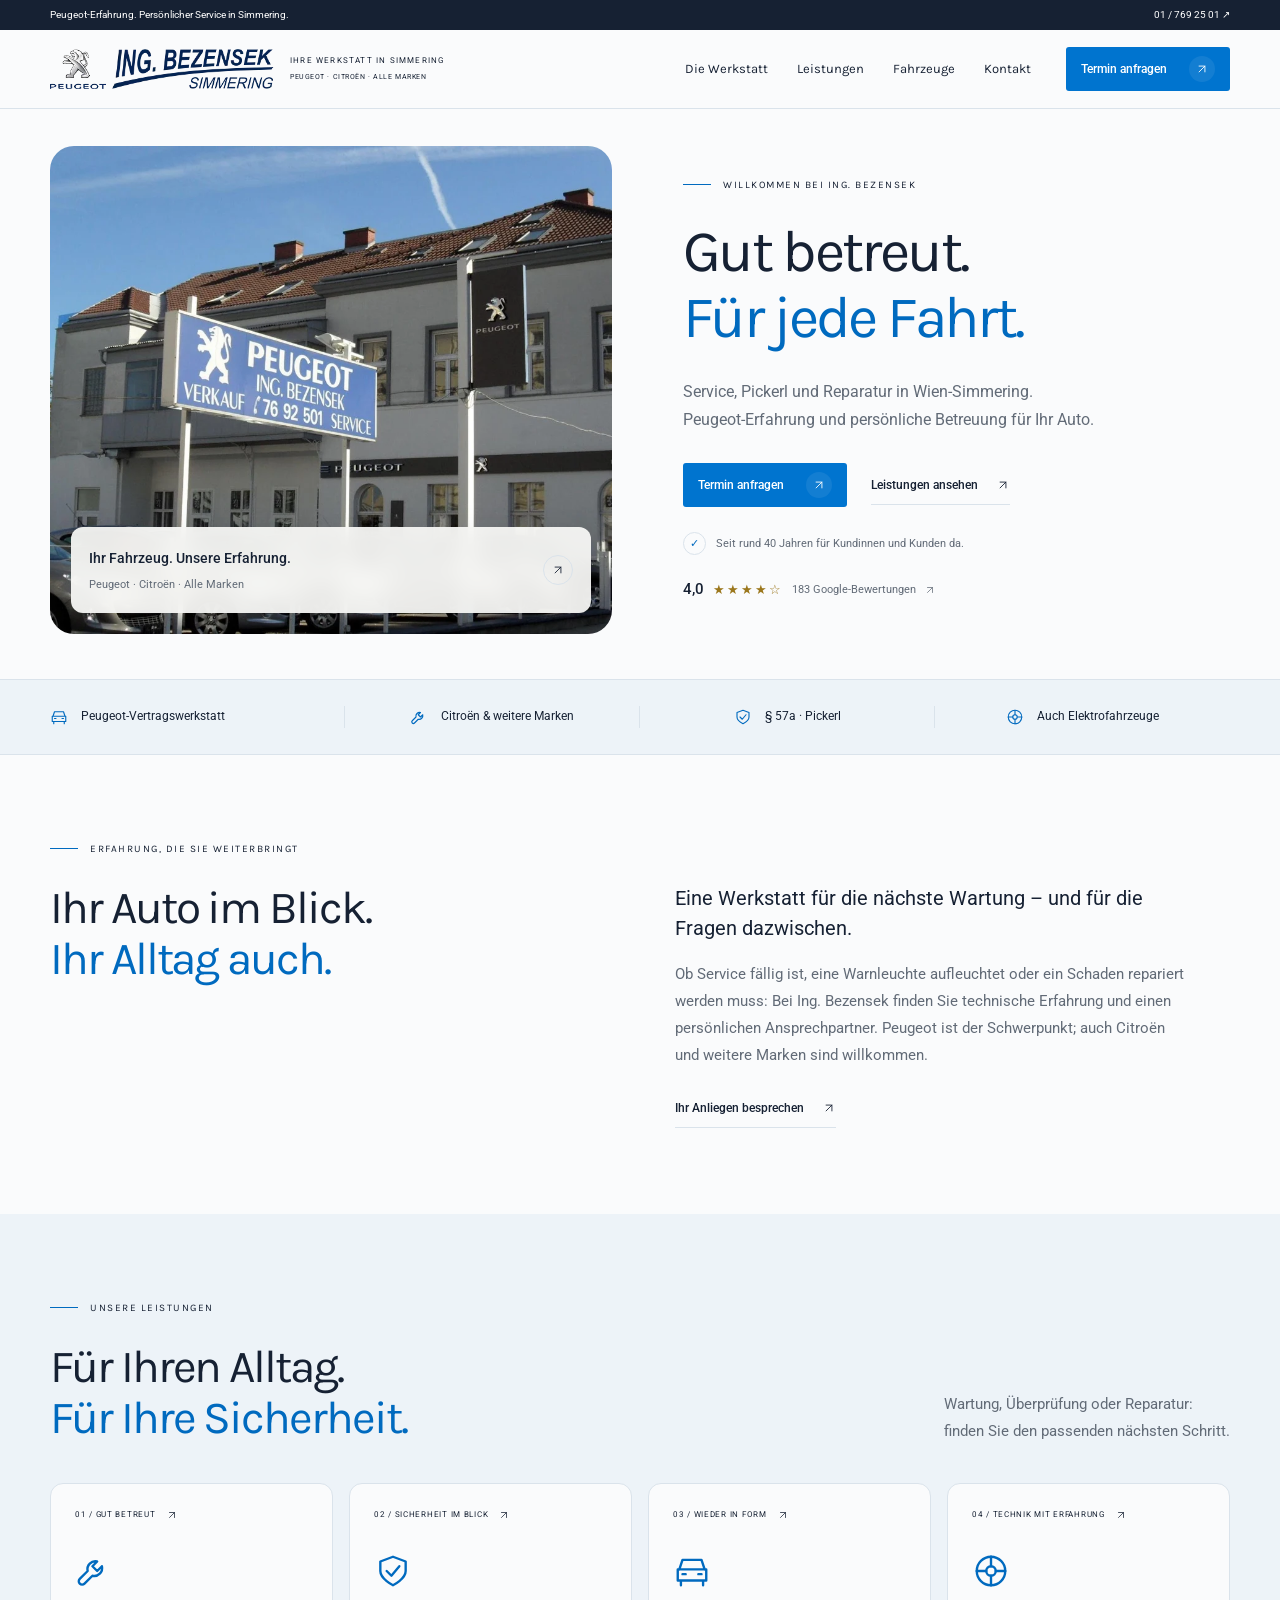
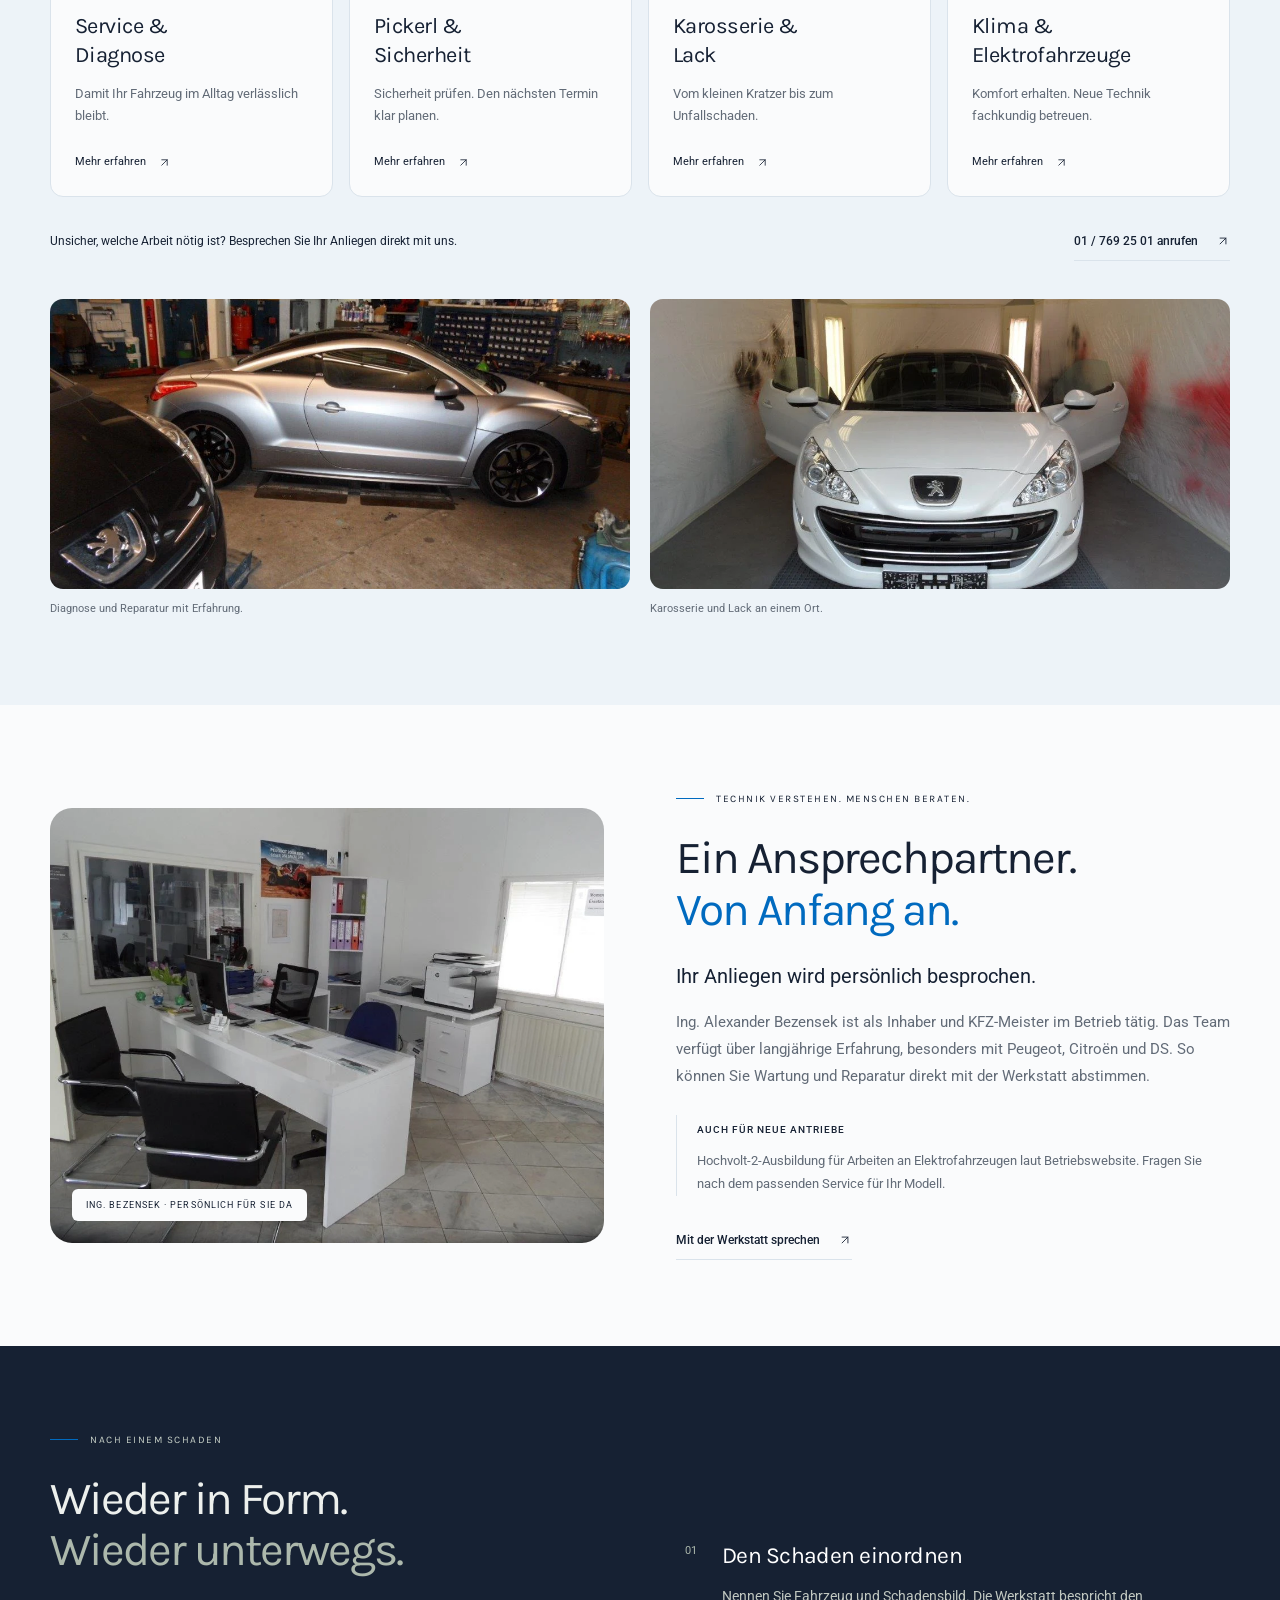
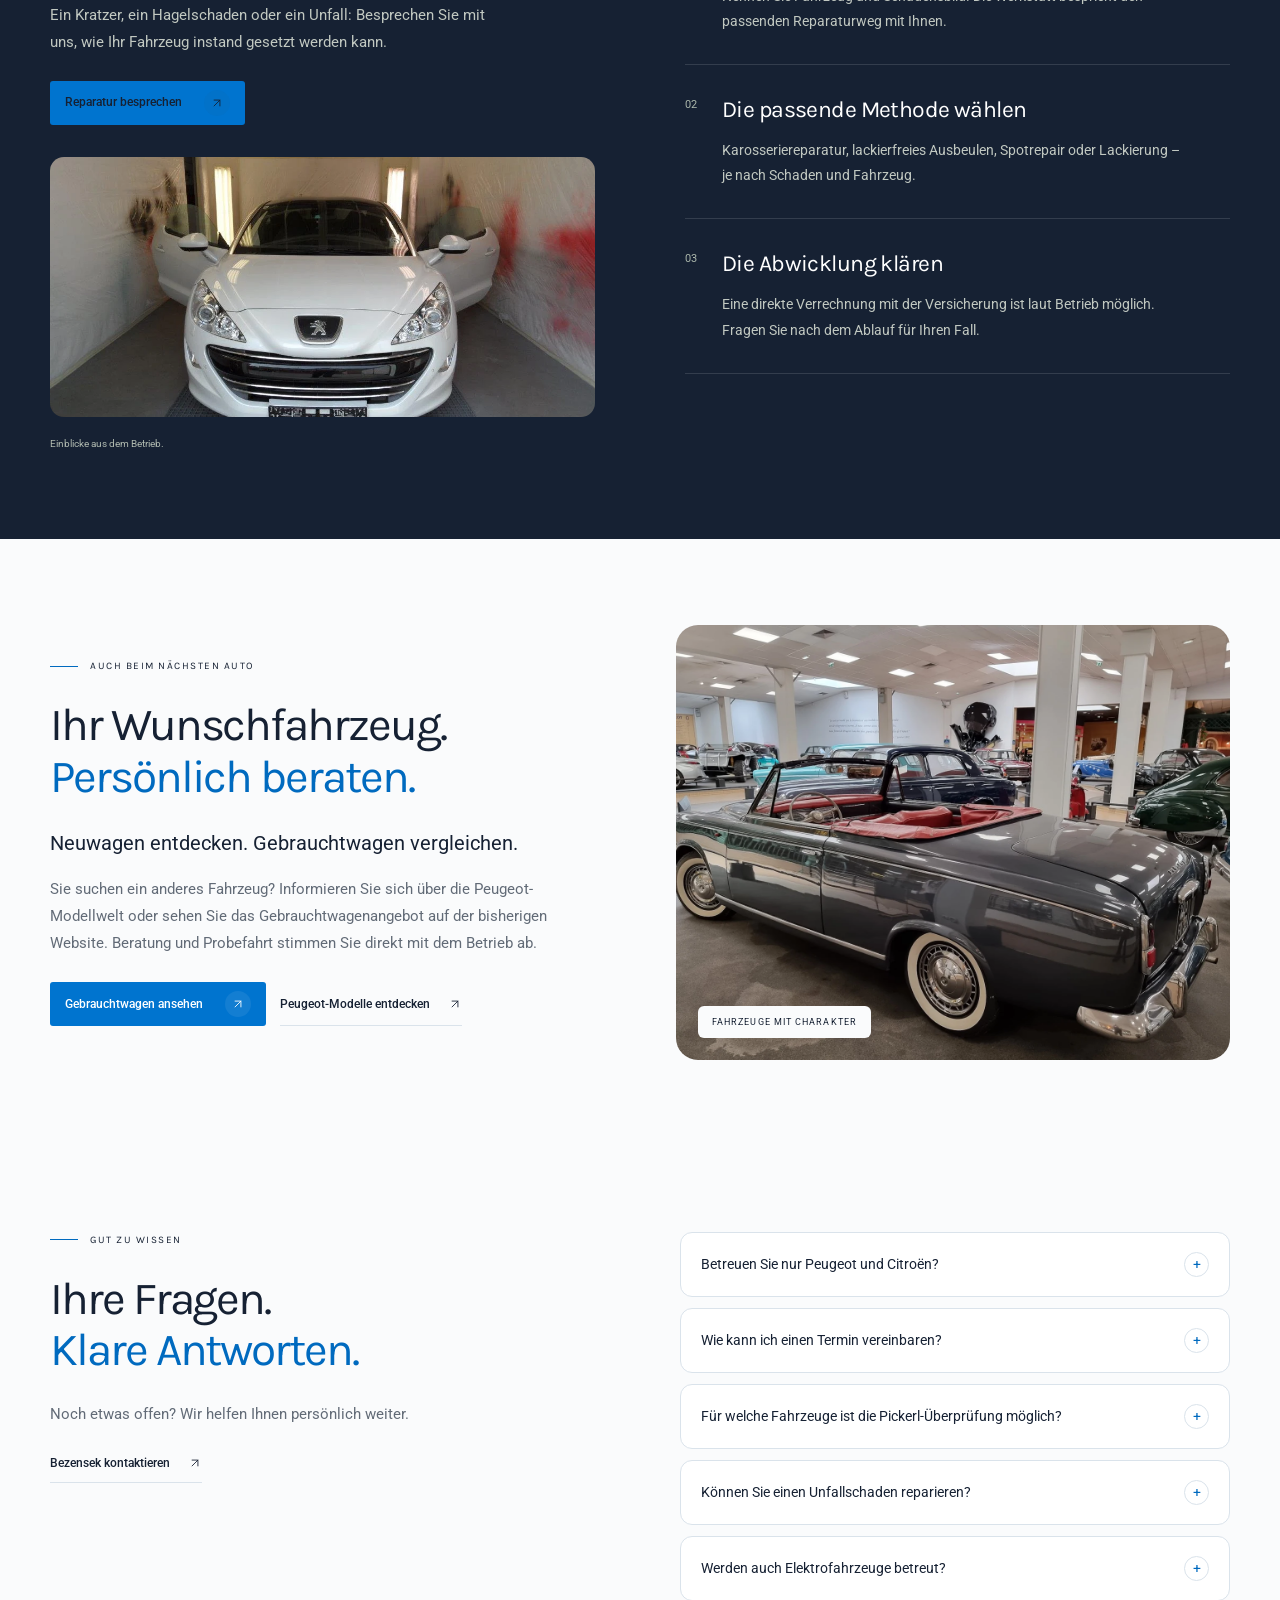
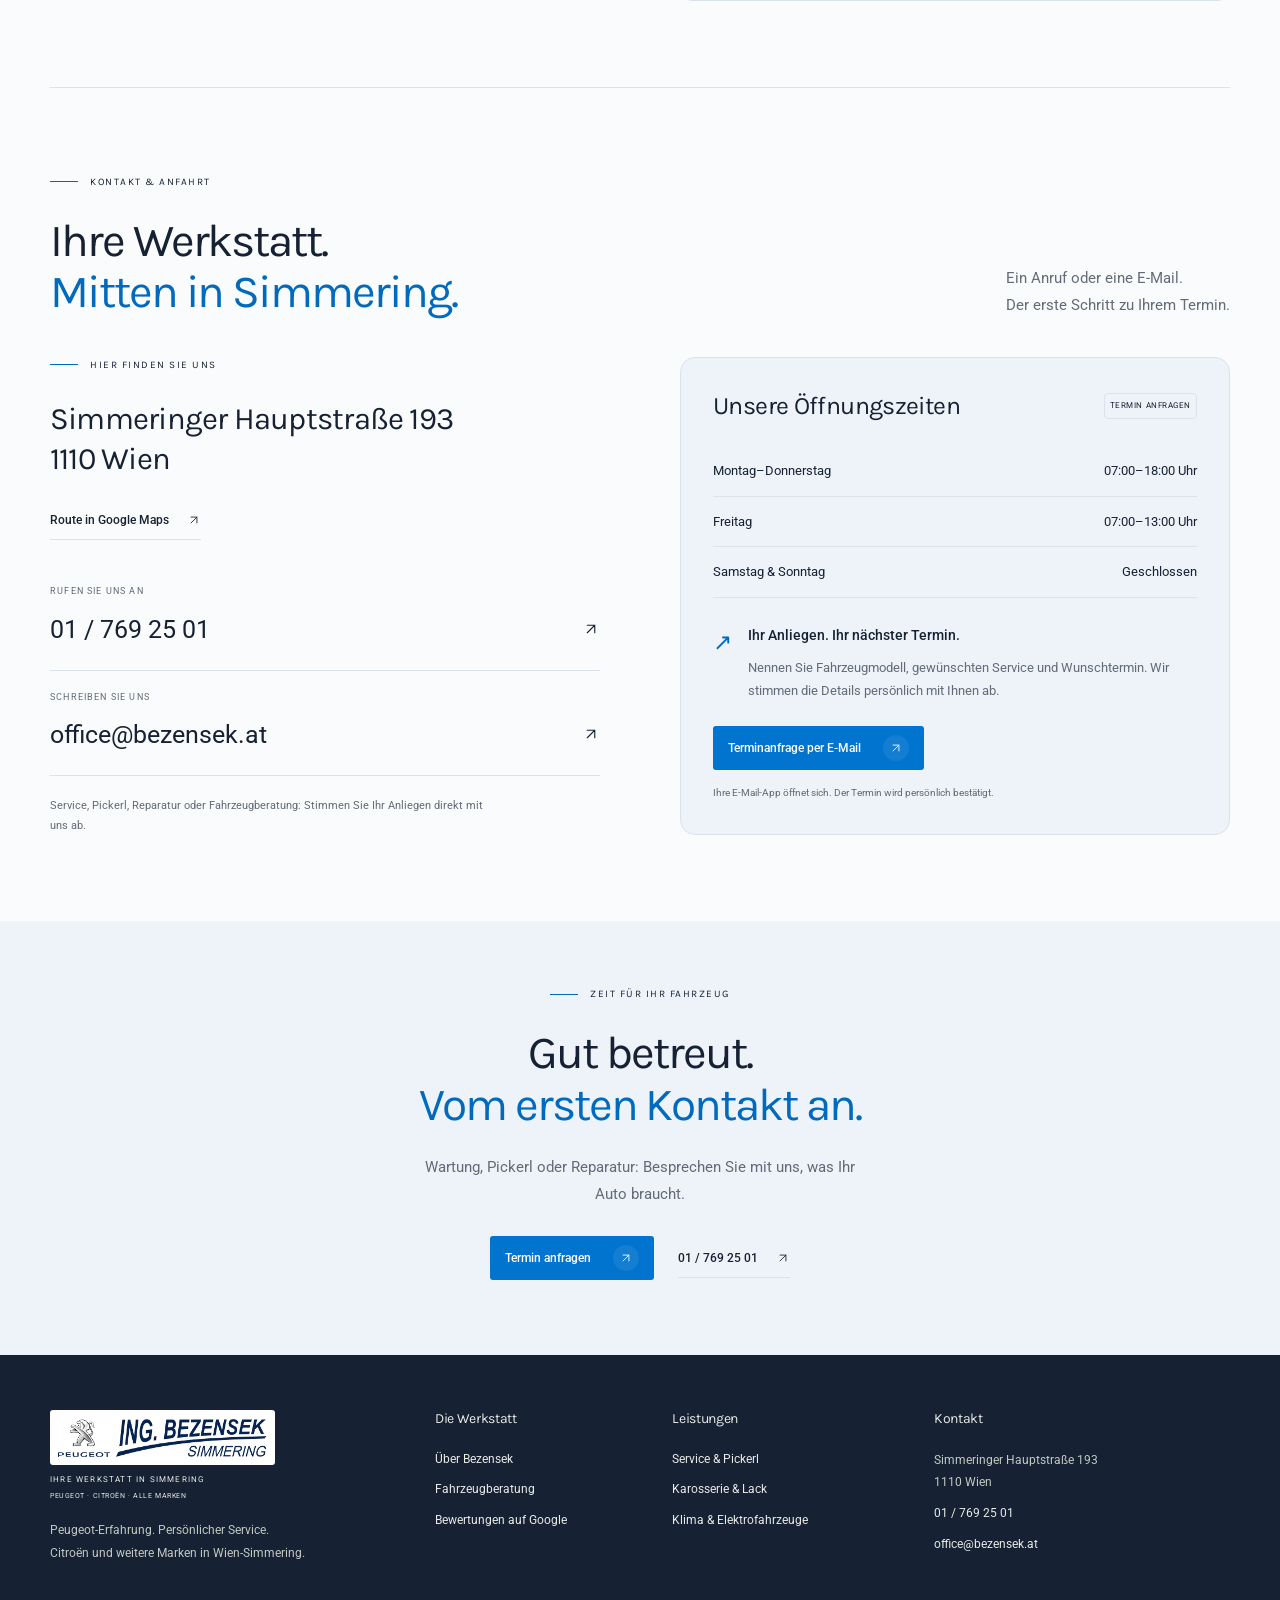
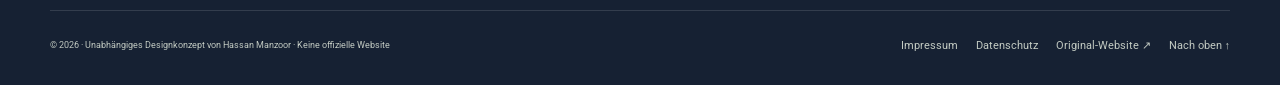
<file: index.html>
<!doctype html><html lang="de"><head><meta charset="utf-8"><meta name="viewport" content="width=device-width,initial-scale=1"><meta name="theme-color" content="#162133"><meta name="robots" content="noindex,nofollow"><title>Ing. Bezensek · Ihre Werkstatt in Wien-Simmering</title><meta name="description" content="Peugeot, Citroën und alle Marken: Service, Pickerl, Diagnose, Karosserie und Lack in 1110 Wien. Unabhängiger Website-Entwurf."><link rel="icon" href="assets/favicon.svg"><link rel="preload" as="image" href="assets/profile-exterior.webp"><link rel="stylesheet" href="style.css"><script src="app.js" defer></script></head><body><a class="skip" href="#main">Zum Inhalt springen</a><div class="topline"><div class="wrap"><span>Peugeot-Erfahrung. Persönlicher Service in Simmering.</span><a href="tel:+4317692501">01 / 769 25 01 ↗</a></div></div><header><div class="wrap nav"><a class="brand" href="/" aria-label="Ing. Bezensek – Startseite"><img src="assets/logo.png" alt="Ing. Bezensek Peugeot" width="372" height="67"><span>IHRE WERKSTATT IN SIMMERING<small>PEUGEOT · CITROËN · ALLE MARKEN</small></span></a><nav id="navigation" aria-label="Hauptnavigation"><a href="#werkstatt">Die Werkstatt</a><a href="#leistungen">Leistungen</a><a href="#fahrzeuge">Fahrzeuge</a><a href="#kontakt">Kontakt</a></nav><a class="button" href="#kontakt">Termin anfragen<span><svg viewBox="0 0 24 24" aria-hidden="true"><path d="M7 17 17 7M7 7h10v10"/></svg></span></a><button class="menu" aria-label="Menü öffnen" aria-controls="navigation" aria-expanded="false"><span></span><span></span></button></div></header>
<main id="main"><section class="hero wrap"><div class="hero-visual"><img src="assets/profile-exterior.webp" alt="Peugeot-Autohaus Ing. Bezensek in Simmering – Foto aus dem Unternehmensprofil" loading="eager" decoding="async" width="1400" height="900"><div class="photo-tag"><div><strong>Ihr Fahrzeug. Unsere Erfahrung.</strong><small>Peugeot · Citroën · Alle Marken</small></div><a class="text-link" href="#werkstatt"><svg viewBox="0 0 24 24" aria-hidden="true"><path d="M7 17 17 7M7 7h10v10"/></svg></a></div></div><div class="hero-copy"><div class="eyebrow">WILLKOMMEN BEI ING. BEZENSEK</div><h1>Gut betreut.<br><span>Für jede Fahrt.</span></h1><p>Service, Pickerl und Reparatur in Wien-Simmering.<br>Peugeot-Erfahrung und persönliche Betreuung für Ihr Auto.</p><div class="actions"><a class="button" href="#kontakt">Termin anfragen<span><svg viewBox="0 0 24 24" aria-hidden="true"><path d="M7 17 17 7M7 7h10v10"/></svg></span></a><a class="text-link" href="#leistungen">Leistungen ansehen<svg viewBox="0 0 24 24" aria-hidden="true"><path d="M7 17 17 7M7 7h10v10"/></svg></a></div><div class="hero-note"><span>✓</span> Seit rund 40 Jahren für Kundinnen und Kunden da.</div><a class="hero-rating" href="https://www.google.com/maps/search/?api=1&query=Ing.+Alexander+Bezensek+Simmeringer+Hauptstra%C3%9Fe+193+1110+Wien"><strong>4,0</strong><span class="stars">★★★★☆</span><span>183 Google-Bewertungen <svg viewBox="0 0 24 24" aria-hidden="true"><path d="M7 17 17 7M7 7h10v10"/></svg></span></a></div></section>
<div class="trust-strip"><div class="wrap"><div><svg viewBox="0 0 24 24" aria-hidden="true"><path d="m4 11 2-6h12l2 6M3 11h18v7H3zM5 18v3m14-3v3M6 14h2m8 0h2"/></svg>Peugeot-Vertragswerkstatt</div><div><svg viewBox="0 0 24 24" aria-hidden="true"><path d="M14 6a5 5 0 0 0-6 6l-5 5a2 2 0 0 0 3 3l5-5a5 5 0 0 0 6-6l-3 3-3-3 3-3Z"/></svg>Citroën & weitere Marken</div><div><svg viewBox="0 0 24 24" aria-hidden="true"><path d="m12 3 8 3v6c0 5-8 9-8 9s-8-4-8-9V6z"/><path d="m8 12 3 3 5-6"/></svg>§ 57a · Pickerl</div><div><svg viewBox="0 0 24 24" aria-hidden="true"><circle cx="12" cy="12" r="9"/><circle cx="12" cy="12" r="3"/><path d="M12 3v6m0 6v6M3 12h6m6 0h6"/></svg>Auch Elektrofahrzeuge</div></div></div>
<section id="werkstatt" class="section wrap intro reveal"><div class="eyebrow">ERFAHRUNG, DIE SIE WEITERBRINGT</div><div class="intro-grid"><h2>Ihr Auto im Blick.<br><span>Ihr Alltag auch.</span></h2><div><p class="lead">Eine Werkstatt für die nächste Wartung – und für die Fragen dazwischen.</p><p>Ob Service fällig ist, eine Warnleuchte aufleuchtet oder ein Schaden repariert werden muss: Bei Ing. Bezensek finden Sie technische Erfahrung und einen persönlichen Ansprechpartner. Peugeot ist der Schwerpunkt; auch Citroën und weitere Marken sind willkommen.</p><a class="text-link" href="#kontakt">Ihr Anliegen besprechen<svg viewBox="0 0 24 24" aria-hidden="true"><path d="M7 17 17 7M7 7h10v10"/></svg></a></div></div></section>
<section id="leistungen" class="section services"><div class="wrap"><div class="section-head reveal"><div><div class="eyebrow">UNSERE LEISTUNGEN</div><h2>Für Ihren Alltag.<br><span>Für Ihre Sicherheit.</span></h2></div><p>Wartung, Überprüfung oder Reparatur:<br>finden Sie den passenden nächsten Schritt.</p></div><div class="service-grid"><button class="service-card reveal" data-service="0" aria-haspopup="dialog"><span class="card-top">01 / GUT BETREUT<svg viewBox="0 0 24 24" aria-hidden="true"><path d="M7 17 17 7M7 7h10v10"/></svg></span><svg viewBox="0 0 24 24" aria-hidden="true"><path d="M14 6a5 5 0 0 0-6 6l-5 5a2 2 0 0 0 3 3l5-5a5 5 0 0 0 6-6l-3 3-3-3 3-3Z"/></svg><h3>Service &<br>Diagnose</h3><p>Damit Ihr Fahrzeug im Alltag verlässlich bleibt.</p><span class="card-link">Mehr erfahren <svg viewBox="0 0 24 24" aria-hidden="true"><path d="M7 17 17 7M7 7h10v10"/></svg></span></button><button class="service-card reveal" data-service="1" aria-haspopup="dialog"><span class="card-top">02 / SICHERHEIT IM BLICK<svg viewBox="0 0 24 24" aria-hidden="true"><path d="M7 17 17 7M7 7h10v10"/></svg></span><svg viewBox="0 0 24 24" aria-hidden="true"><path d="m12 3 8 3v6c0 5-8 9-8 9s-8-4-8-9V6z"/><path d="m8 12 3 3 5-6"/></svg><h3>Pickerl &<br>Sicherheit</h3><p>Sicherheit prüfen. Den nächsten Termin klar planen.</p><span class="card-link">Mehr erfahren <svg viewBox="0 0 24 24" aria-hidden="true"><path d="M7 17 17 7M7 7h10v10"/></svg></span></button><button class="service-card reveal" data-service="2" aria-haspopup="dialog"><span class="card-top">03 / WIEDER IN FORM<svg viewBox="0 0 24 24" aria-hidden="true"><path d="M7 17 17 7M7 7h10v10"/></svg></span><svg viewBox="0 0 24 24" aria-hidden="true"><path d="m4 11 2-6h12l2 6M3 11h18v7H3zM5 18v3m14-3v3M6 14h2m8 0h2"/></svg><h3>Karosserie &<br>Lack</h3><p>Vom kleinen Kratzer bis zum Unfallschaden.</p><span class="card-link">Mehr erfahren <svg viewBox="0 0 24 24" aria-hidden="true"><path d="M7 17 17 7M7 7h10v10"/></svg></span></button><button class="service-card reveal" data-service="3" aria-haspopup="dialog"><span class="card-top">04 / TECHNIK MIT ERFAHRUNG<svg viewBox="0 0 24 24" aria-hidden="true"><path d="M7 17 17 7M7 7h10v10"/></svg></span><svg viewBox="0 0 24 24" aria-hidden="true"><circle cx="12" cy="12" r="9"/><circle cx="12" cy="12" r="3"/><path d="M12 3v6m0 6v6M3 12h6m6 0h6"/></svg><h3>Klima &<br>Elektrofahrzeuge</h3><p>Komfort erhalten. Neue Technik fachkundig betreuen.</p><span class="card-link">Mehr erfahren <svg viewBox="0 0 24 24" aria-hidden="true"><path d="M7 17 17 7M7 7h10v10"/></svg></span></button></div><div class="service-bottom"><p>Unsicher, welche Arbeit nötig ist? Besprechen Sie Ihr Anliegen direkt mit uns.</p><a class="text-link" href="tel:+4317692501">01 / 769 25 01 anrufen<svg viewBox="0 0 24 24" aria-hidden="true"><path d="M7 17 17 7M7 7h10v10"/></svg></a></div><div class="practice-gallery"><figure><img src="assets/workshop.webp" alt="Peugeot-Fahrzeuge in der Bezensek-Werkstatt" loading="lazy" decoding="async" width="1400" height="900"><figcaption>Diagnose und Reparatur mit Erfahrung.</figcaption></figure><figure><img src="assets/paint.webp" alt="Peugeot in der Lackierkabine von Bezensek" loading="lazy" decoding="async" width="1400" height="900"><figcaption>Karosserie und Lack an einem Ort.</figcaption></figure></div></div></section>
<section class="section wrap team"><div class="team-image reveal"><img src="assets/reception.webp" alt="Reparaturannahme und Beratung bei Ing. Bezensek" loading="lazy" decoding="async" width="1400" height="900"><span class="image-label">ING. BEZENSEK · PERSÖNLICH FÜR SIE DA</span></div><div class="team-copy reveal"><div class="eyebrow">TECHNIK VERSTEHEN. MENSCHEN BERATEN.</div><h2>Ein Ansprechpartner.<br><span>Von Anfang an.</span></h2><p class="lead">Ihr Anliegen wird persönlich besprochen.</p><p>Ing. Alexander Bezensek ist als Inhaber und KFZ-Meister im Betrieb tätig. Das Team verfügt über langjährige Erfahrung, besonders mit Peugeot, Citroën und DS. So können Sie Wartung und Reparatur direkt mit der Werkstatt abstimmen.</p><div class="qualification"><strong>AUCH FÜR NEUE ANTRIEBE</strong><p>Hochvolt-2-Ausbildung für Arbeiten an Elektrofahrzeugen laut Betriebswebsite. Fragen Sie nach dem passenden Service für Ihr Modell.</p></div><a class="text-link" href="tel:+4317692501">Mit der Werkstatt sprechen<svg viewBox="0 0 24 24" aria-hidden="true"><path d="M7 17 17 7M7 7h10v10"/></svg></a></div></section>
<section class="comfort section"><div class="wrap comfort-grid"><div class="reveal"><div class="eyebrow">NACH EINEM SCHADEN</div><h2>Wieder in Form.<br><span>Wieder unterwegs.</span></h2><p>Ein Kratzer, ein Hagelschaden oder ein Unfall: Besprechen Sie mit uns, wie Ihr Fahrzeug instand gesetzt werden kann.</p><a class="button light" href="#kontakt">Reparatur besprechen<span><svg viewBox="0 0 24 24" aria-hidden="true"><path d="M7 17 17 7M7 7h10v10"/></svg></span></a><figure class="comfort-photo"><img src="assets/paint.webp" alt="Lackierkabine im Bezensek-Betrieb" loading="lazy" decoding="async" width="1400" height="900"><figcaption>Einblicke aus dem Betrieb.</figcaption></figure></div><div class="comfort-list reveal"><div><span>01</span><div><h3>Den Schaden einordnen</h3><p>Nennen Sie Fahrzeug und Schadensbild. Die Werkstatt bespricht den passenden Reparaturweg mit Ihnen.</p></div></div><div><span>02</span><div><h3>Die passende Methode wählen</h3><p>Karosseriereparatur, lackierfreies Ausbeulen, Spotrepair oder Lackierung – je nach Schaden und Fahrzeug.</p></div></div><div><span>03</span><div><h3>Die Abwicklung klären</h3><p>Eine direkte Verrechnung mit der Versicherung ist laut Betrieb möglich. Fragen Sie nach dem Ablauf für Ihren Fall.</p></div></div></div></div></section>
<section id="fahrzeuge" class="section wrap team"><div class="team-copy reveal"><div class="eyebrow">AUCH BEIM NÄCHSTEN AUTO</div><h2>Ihr Wunschfahrzeug.<br><span>Persönlich beraten.</span></h2><p class="lead">Neuwagen entdecken. Gebrauchtwagen vergleichen.</p><p>Sie suchen ein anderes Fahrzeug? Informieren Sie sich über die Peugeot-Modellwelt oder sehen Sie das Gebrauchtwagenangebot auf der bisherigen Website. Beratung und Probefahrt stimmen Sie direkt mit dem Betrieb ab.</p><div class="fleet-links"><a class="button" href="https://www.bezensek.at/gebrauchtwagen">Gebrauchtwagen ansehen<span><svg viewBox="0 0 24 24" aria-hidden="true"><path d="M7 17 17 7M7 7h10v10"/></svg></span></a><a class="text-link" href="https://www.peugeot.at/">Peugeot-Modelle entdecken<svg viewBox="0 0 24 24" aria-hidden="true"><path d="M7 17 17 7M7 7h10v10"/></svg></a></div></div><div class="team-image reveal"><img src="assets/profile-showroom.webp" alt="Klassische Fahrzeuge im Bezensek-Schauraum – Foto aus dem Unternehmensprofil" loading="lazy" decoding="async" width="1400" height="900"><span class="image-label">FAHRZEUGE MIT CHARAKTER</span></div></section>
<section class="section wrap faq"><div class="faq-grid"><div class="reveal"><div class="eyebrow">GUT ZU WISSEN</div><h2>Ihre Fragen.<br><span>Klare Antworten.</span></h2><p>Noch etwas offen? Wir helfen Ihnen persönlich weiter.</p><a class="text-link" href="#kontakt">Bezensek kontaktieren<svg viewBox="0 0 24 24" aria-hidden="true"><path d="M7 17 17 7M7 7h10v10"/></svg></a></div><div class="questions reveal"><details><summary>Betreuen Sie nur Peugeot und Citroën?<span>+</span></summary><p>Peugeot ist der Schwerpunkt als Vertragswerkstatt. Als freie Werkstatt betreut Bezensek außerdem Citroën, DS und weitere Marken. Nennen Sie uns Ihr Fahrzeug bei der Anfrage.</p></details><details><summary>Wie kann ich einen Termin vereinbaren?<span>+</span></summary><p>Rufen Sie unter 01 / 769 25 01 an oder schreiben Sie an office@bezensek.at. Fahrzeugmodell, gewünschte Arbeit und Wunschtermin helfen bei der Abstimmung. Der Termin wird persönlich bestätigt.</p></details><details><summary>Für welche Fahrzeuge ist die Pickerl-Überprüfung möglich?<span>+</span></summary><p>Laut Leistungsseite für Motorräder, Pkw und Lkw bis 2,8 Tonnen. Bitte bestätigen Sie bei der Anfrage, dass die Werkstatt Ihr Fahrzeug überprüfen kann.</p></details><details><summary>Können Sie einen Unfallschaden reparieren?<span>+</span></summary><p>Ja. Zum Angebot gehören Karosserie- und Lackarbeiten, Hagelschäden, Spotrepair und Windschutzscheiben. Die mögliche direkte Verrechnung mit Ihrer Versicherung stimmen Sie mit der Werkstatt ab.</p></details><details><summary>Werden auch Elektrofahrzeuge betreut?<span>+</span></summary><p>Der Betrieb nennt Hochvolt-2-Ausbildung und Berechtigung zur Reparatur von Tesla und anderen Elektrofahrzeugen. Bitte fragen Sie nach den konkreten Arbeiten für Ihr Modell.</p></details></div></div></section>
<section id="kontakt" class="section wrap contact"><div class="section-head reveal"><div><div class="eyebrow">KONTAKT & ANFAHRT</div><h2>Ihre Werkstatt.<br><span>Mitten in Simmering.</span></h2></div><p>Ein Anruf oder eine E-Mail.<br>Der erste Schritt zu Ihrem Termin.</p></div><div class="contact-grid"><div class="contact-address reveal"><div class="eyebrow">HIER FINDEN SIE UNS</div><h3>Simmeringer Hauptstraße 193<br>1110 Wien</h3><a class="text-link" href="https://www.google.com/maps/search/?api=1&query=Ing.+Alexander+Bezensek+Simmeringer+Hauptstra%C3%9Fe+193+1110+Wien">Route in Google Maps<svg viewBox="0 0 24 24" aria-hidden="true"><path d="M7 17 17 7M7 7h10v10"/></svg></a><div class="contact-links"><a href="tel:+4317692501"><small>RUFEN SIE UNS AN</small><span>01 / 769 25 01 <svg viewBox="0 0 24 24" aria-hidden="true"><path d="M7 17 17 7M7 7h10v10"/></svg></span></a><a href="mailto:office@bezensek.at?subject=Terminanfrage%20Bezensek"><small>SCHREIBEN SIE UNS</small><span>office@bezensek.at <svg viewBox="0 0 24 24" aria-hidden="true"><path d="M7 17 17 7M7 7h10v10"/></svg></span></a></div><p class="contact-note">Service, Pickerl, Reparatur oder Fahrzeugberatung: Stimmen Sie Ihr Anliegen direkt mit uns ab.</p></div><div class="hours reveal"><div class="hours-heading"><h3>Unsere Öffnungszeiten</h3><span>TERMIN ANFRAGEN</span></div><dl><div><dt>Montag–Donnerstag</dt><dd>07:00–18:00 Uhr</dd></div><div><dt>Freitag</dt><dd>07:00–13:00 Uhr</dd></div><div><dt>Samstag & Sonntag</dt><dd>Geschlossen</dd></div></dl><div class="booking-note"><span>↗</span><div><strong>Ihr Anliegen. Ihr nächster Termin.</strong><p>Nennen Sie Fahrzeugmodell, gewünschten Service und Wunschtermin. Wir stimmen die Details persönlich mit Ihnen ab.</p></div></div><a class="button" href="mailto:office@bezensek.at?subject=Terminanfrage%20Bezensek">Terminanfrage per E-Mail<span><svg viewBox="0 0 24 24" aria-hidden="true"><path d="M7 17 17 7M7 7h10v10"/></svg></span></a><small>Ihre E-Mail-App öffnet sich. Der Termin wird persönlich bestätigt.</small></div></div></section>
<section class="closing"><div class="wrap reveal"><div class="eyebrow">ZEIT FÜR IHR FAHRZEUG</div><h2>Gut betreut.<br><span>Vom ersten Kontakt an.</span></h2><p>Wartung, Pickerl oder Reparatur: Besprechen Sie mit uns, was Ihr Auto braucht.</p><div class="actions"><a class="button" href="#kontakt">Termin anfragen<span><svg viewBox="0 0 24 24" aria-hidden="true"><path d="M7 17 17 7M7 7h10v10"/></svg></span></a><a class="text-link" href="tel:+4317692501">01 / 769 25 01<svg viewBox="0 0 24 24" aria-hidden="true"><path d="M7 17 17 7M7 7h10v10"/></svg></a></div></div></section></main>
<footer><div class="wrap"><div class="footer-grid"><div><a class="brand" href="/" aria-label="Ing. Bezensek – Startseite"><img src="assets/logo.png" alt="Ing. Bezensek Peugeot" width="372" height="67"><span>IHRE WERKSTATT IN SIMMERING<small>PEUGEOT · CITROËN · ALLE MARKEN</small></span></a><p>Peugeot-Erfahrung. Persönlicher Service.<br>Citroën und weitere Marken in Wien-Simmering.</p></div><div><h3>Die Werkstatt</h3><a href="#werkstatt">Über Bezensek</a><a href="#fahrzeuge">Fahrzeugberatung</a><a href="https://www.google.com/maps/search/?api=1&query=Ing.+Alexander+Bezensek+Simmeringer+Hauptstra%C3%9Fe+193+1110+Wien">Bewertungen auf Google</a></div><div><h3>Leistungen</h3><a href="#leistungen">Service & Pickerl</a><a href="#leistungen">Karosserie & Lack</a><a href="#leistungen">Klima & Elektrofahrzeuge</a></div><div><h3>Kontakt</h3><p>Simmeringer Hauptstraße 193<br>1110 Wien</p><a href="tel:+4317692501">01 / 769 25 01</a><a href="mailto:office@bezensek.at">office@bezensek.at</a></div></div><div class="footer-bottom"><span>© 2026 · Unabhängiges Designkonzept von Hassan Manzoor · Keine offizielle Website</span><div><a href="impressum.html">Impressum</a><a href="datenschutz.html">Datenschutz</a><a href="https://www.bezensek.at/">Original-Website ↗</a><a href="#main">Nach oben ↑</a></div></div></div></footer><div class="mobile-bar"><a class="button" href="tel:+4317692501">Anrufen<span><svg viewBox="0 0 24 24" aria-hidden="true"><path d="M7 17 17 7M7 7h10v10"/></svg></span></a><a class="button" href="#kontakt">Termin anfragen<span><svg viewBox="0 0 24 24" aria-hidden="true"><path d="M7 17 17 7M7 7h10v10"/></svg></span></a></div><dialog id="detail-dialog" aria-labelledby="dialog-title"><button class="dialog-close" aria-label="Schließen">×</button><div id="dialog-content"></div></dialog></body></html>
</file>
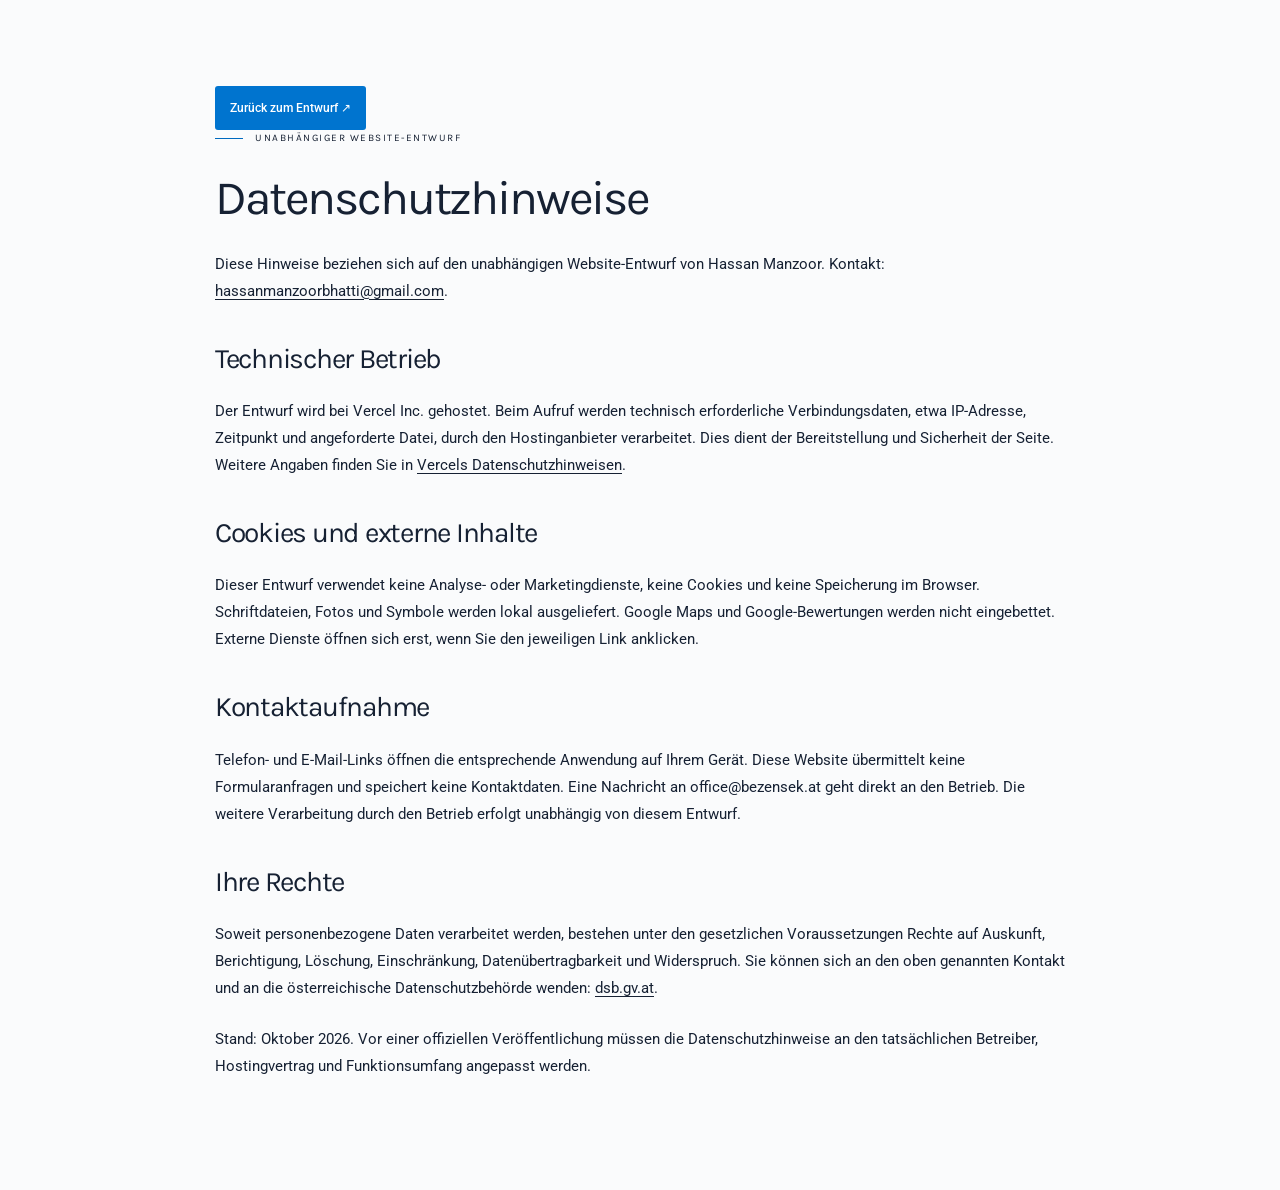
<file: datenschutz.html>
<!doctype html><html lang="de"><head><meta charset="utf-8"><meta name="viewport" content="width=device-width,initial-scale=1"><meta name="robots" content="noindex,nofollow"><title>Datenschutzhinweise · Ing. Bezensek Designkonzept</title><link rel="stylesheet" href="style.css"></head><body><main class="section wrap legal-page"><a class="button" href="/">Zurück zum Entwurf ↗</a><div class="eyebrow">UNABHÄNGIGER WEBSITE-ENTWURF</div><h1>Datenschutzhinweise</h1><p>Diese Hinweise beziehen sich auf den unabhängigen Website-Entwurf von Hassan Manzoor. Kontakt: <a href="mailto:hassanmanzoorbhatti@gmail.com">hassanmanzoorbhatti@gmail.com</a>.</p><h2>Technischer Betrieb</h2><p>Der Entwurf wird bei Vercel Inc. gehostet. Beim Aufruf werden technisch erforderliche Verbindungsdaten, etwa IP-Adresse, Zeitpunkt und angeforderte Datei, durch den Hostinganbieter verarbeitet. Dies dient der Bereitstellung und Sicherheit der Seite. Weitere Angaben finden Sie in <a href="https://vercel.com/legal/privacy-policy">Vercels Datenschutzhinweisen</a>.</p><h2>Cookies und externe Inhalte</h2><p>Dieser Entwurf verwendet keine Analyse- oder Marketingdienste, keine Cookies und keine Speicherung im Browser. Schriftdateien, Fotos und Symbole werden lokal ausgeliefert. Google Maps und Google-Bewertungen werden nicht eingebettet. Externe Dienste öffnen sich erst, wenn Sie den jeweiligen Link anklicken.</p><h2>Kontaktaufnahme</h2><p>Telefon- und E-Mail-Links öffnen die entsprechende Anwendung auf Ihrem Gerät. Diese Website übermittelt keine Formularanfragen und speichert keine Kontaktdaten. Eine Nachricht an office@bezensek.at geht direkt an den Betrieb. Die weitere Verarbeitung durch den Betrieb erfolgt unabhängig von diesem Entwurf.</p><h2>Ihre Rechte</h2><p>Soweit personenbezogene Daten verarbeitet werden, bestehen unter den gesetzlichen Voraussetzungen Rechte auf Auskunft, Berichtigung, Löschung, Einschränkung, Datenübertragbarkeit und Widerspruch. Sie können sich an den oben genannten Kontakt und an die österreichische Datenschutzbehörde wenden: <a href="https://www.dsb.gv.at/">dsb.gv.at</a>.</p><p>Stand: Oktober 2026. Vor einer offiziellen Veröffentlichung müssen die Datenschutzhinweise an den tatsächlichen Betreiber, Hostingvertrag und Funktionsumfang angepasst werden.</p></main></body></html>
</file>
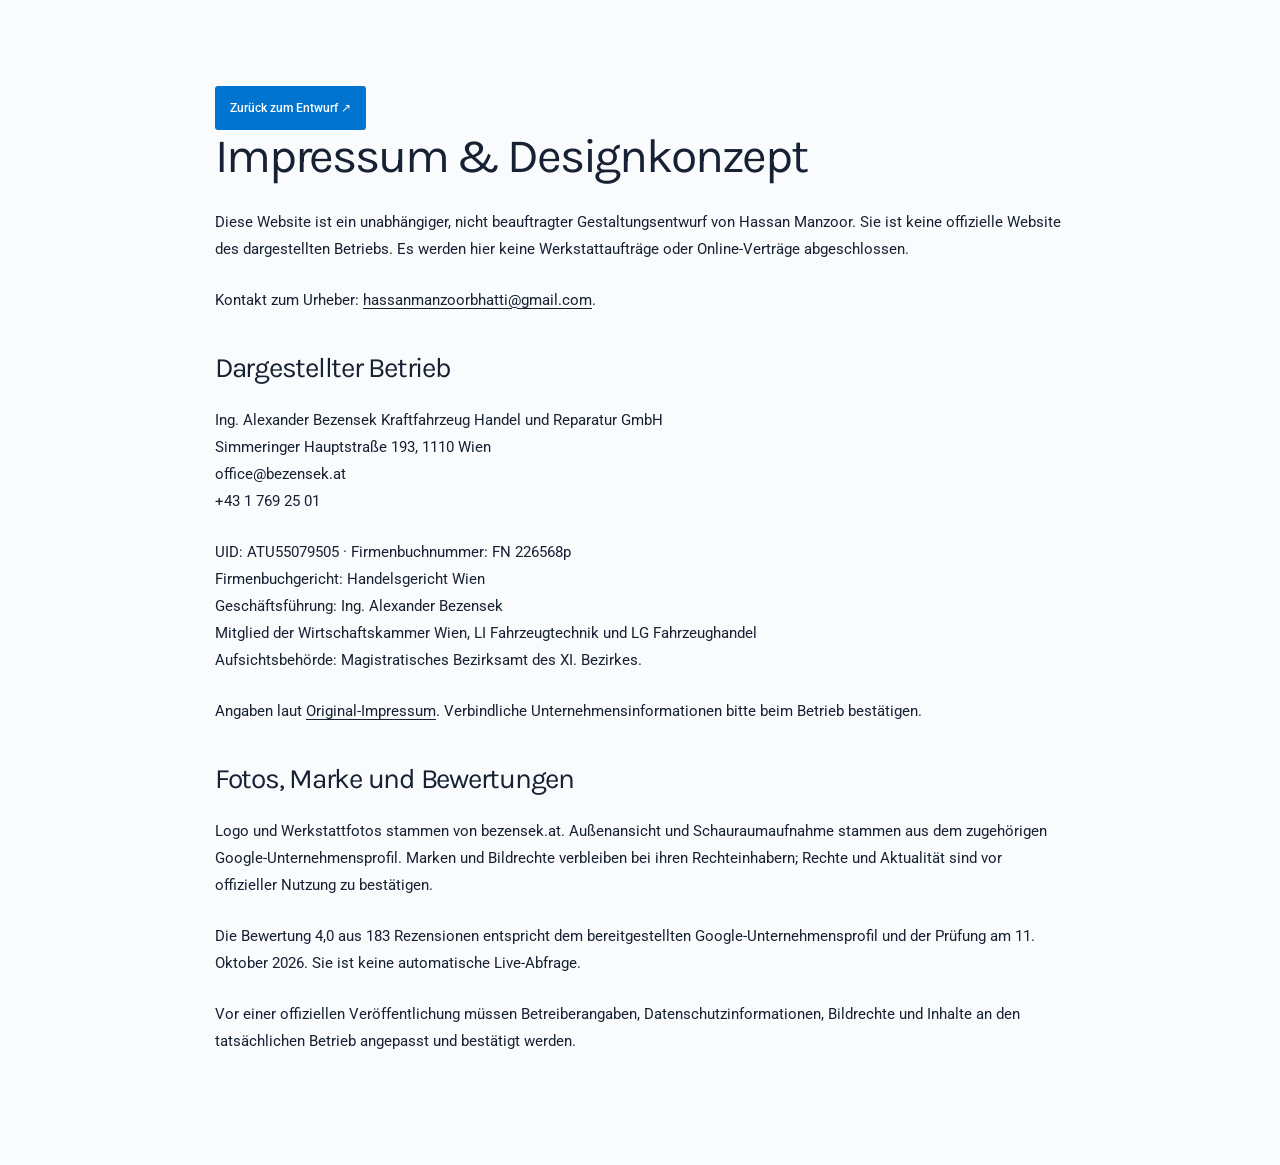
<file: impressum.html>
<!doctype html><html lang="de"><head><meta charset="utf-8"><meta name="viewport" content="width=device-width,initial-scale=1"><meta name="robots" content="noindex,nofollow"><title>Impressum · Bezensek Designkonzept</title><link rel="stylesheet" href="style.css"></head><body><main class="section wrap legal-page"><a class="button" href="/">Zurück zum Entwurf ↗</a><h1>Impressum & Designkonzept</h1><p>Diese Website ist ein unabhängiger, nicht beauftragter Gestaltungsentwurf von Hassan Manzoor. Sie ist keine offizielle Website des dargestellten Betriebs. Es werden hier keine Werkstattaufträge oder Online-Verträge abgeschlossen.</p><p>Kontakt zum Urheber: <a href="mailto:hassanmanzoorbhatti@gmail.com">hassanmanzoorbhatti@gmail.com</a>.</p><h2>Dargestellter Betrieb</h2><p>Ing. Alexander Bezensek Kraftfahrzeug Handel und Reparatur GmbH<br>Simmeringer Hauptstraße 193, 1110 Wien<br>office@bezensek.at<br>+43 1 769 25 01</p><p>UID: ATU55079505 · Firmenbuchnummer: FN 226568p<br>Firmenbuchgericht: Handelsgericht Wien<br>Geschäftsführung: Ing. Alexander Bezensek<br>Mitglied der Wirtschaftskammer Wien, LI Fahrzeugtechnik und LG Fahrzeughandel<br>Aufsichtsbehörde: Magistratisches Bezirksamt des XI. Bezirkes.</p><p>Angaben laut <a href="https://www.bezensek.at/impressum">Original-Impressum</a>. Verbindliche Unternehmensinformationen bitte beim Betrieb bestätigen.</p><h2>Fotos, Marke und Bewertungen</h2><p>Logo und Werkstattfotos stammen von bezensek.at. Außenansicht und Schauraumaufnahme stammen aus dem zugehörigen Google-Unternehmensprofil. Marken und Bildrechte verbleiben bei ihren Rechteinhabern; Rechte und Aktualität sind vor offizieller Nutzung zu bestätigen.</p><p>Die Bewertung 4,0 aus 183 Rezensionen entspricht dem bereitgestellten Google-Unternehmensprofil und der Prüfung am 11. Oktober 2026. Sie ist keine automatische Live-Abfrage.</p><p>Vor einer offiziellen Veröffentlichung müssen Betreiberangaben, Datenschutzinformationen, Bildrechte und Inhalte an den tatsächlichen Betrieb angepasst und bestätigt werden.</p></main></body></html>
</file>
<file: style.css>
@font-face{font-family:Roboto;src:url('assets/roboto-300.ttf');font-weight:300;font-display:swap}@font-face{font-family:Roboto;src:url('assets/roboto-400.ttf');font-weight:400;font-display:swap}@font-face{font-family:Roboto;src:url('assets/roboto-500.ttf');font-weight:500;font-display:swap}@font-face{font-family:Roboto;src:url('assets/roboto-700.ttf');font-weight:700;font-display:swap}
:root{--ink:#3b4347;--accent:#586158;--muted:#6b7579;--paper:#fafaf8;--wash:#eff1ef;--line:#dce0dc;--dark:#30383c}*{box-sizing:border-box}html{scroll-behavior:smooth;scroll-padding-top:100px}body{margin:0;background:var(--paper);color:var(--ink);font:400 15px/1.8 Roboto,Arial,sans-serif}a{color:inherit;text-decoration:none}button,input{font:inherit}button{cursor:pointer}img{max-width:100%}h1,h2,h3,p,figure{margin:0}h1,h2{font-weight:300;line-height:1.12;letter-spacing:-.045em}h1{font-size:clamp(43px,4.7vw,66px)}h2{font-size:46px}h1 span,h2 span{color:var(--accent)}h3{font-weight:400;line-height:1.3;letter-spacing:-.025em}svg{width:18px;height:18px;fill:none;stroke:currentColor;stroke-width:1.5;stroke-linecap:round;stroke-linejoin:round;flex:none}a:focus-visible,button:focus-visible,summary:focus-visible{outline:2px solid var(--accent);outline-offset:6px}.wrap{width:calc(100% - 100px);max-width:1300px;margin:auto}.section{padding:86px 0}.skip{position:fixed;top:-100px;left:15px;background:white;padding:12px;z-index:10}.skip:focus{top:10px}.topline{background:var(--ink);color:#fff;font-size:10px;line-height:30px}.topline .wrap{display:flex;justify-content:space-between}.topline a{color:#e3e8e3}header{border-bottom:1px solid var(--line);background:var(--paper);position:sticky;top:0;z-index:5}.nav{height:78px;display:flex;align-items:center;gap:35px}.brand{display:flex;align-items:center;gap:20px}.brand img{width:148px;height:48px;object-fit:contain}.brand>span{font-size:9px;letter-spacing:.15em;line-height:1.5}.brand small{display:block;font-size:7px;margin-top:5px;letter-spacing:.08em}nav{display:flex;gap:29px;margin-left:auto;font-size:13px}nav a:hover{color:var(--accent)}.button{display:inline-flex;align-items:center;justify-content:center;gap:22px;background:var(--ink);color:white;padding:9px 15px;min-height:44px;border-radius:6px;font-size:12px;font-weight:500;line-height:1.4;transition:background .2s,transform .2s}.button:hover{background:var(--accent);transform:translateY(-2px)}.button>span{display:grid;place-items:center;width:26px;height:26px;border-radius:50%;background:#ffffff13}.button svg{width:14px;height:14px}.menu{display:none;background:none;border:0;padding:10px}.menu span{display:block;width:22px;height:1px;background:var(--ink);margin:6px 0}.hero{display:grid;grid-template-columns:1fr 1fr;align-items:center;gap:56px;min-height:570px;padding-top:30px;padding-bottom:38px}.hero-visual{height:488px;position:relative;border-radius:24px;overflow:hidden}.hero-photo{width:100%;height:100%;object-fit:cover;object-position:58% center;display:block}.photo-tag{position:absolute;bottom:21px;left:21px;right:21px;padding:18px;background:#fafaf8ed;border-radius:12px;display:flex;justify-content:space-between;align-items:center;box-shadow:0 4px 30px #0001;backdrop-filter:blur(10px)}.photo-tag strong{font-weight:500;font-size:14px}.photo-tag small{display:block;font-size:11px;color:var(--muted);margin-top:3px}.photo-tag .text-link{margin:0;padding:7px;border:1px solid var(--line);border-radius:50%}.hero-copy{padding-left:15px}.eyebrow{display:flex;align-items:center;gap:12px;font-size:10px;font-weight:500;letter-spacing:.15em;line-height:1.6;margin-bottom:26px}.eyebrow:before{content:'';height:1px;width:28px;background:var(--accent)}.hero p{font-size:16px;color:var(--muted);margin:27px 0 28px}.actions{display:flex;align-items:center;gap:24px;flex-wrap:wrap}.text-link{display:inline-flex;align-items:center;gap:18px;padding:10px 0;border-bottom:1px solid var(--line);font-size:12px;font-weight:500;line-height:1.5}.text-link:hover{color:var(--accent)}.text-link svg{width:14px;height:14px}.hero-note{display:flex;align-items:center;gap:10px;font-size:11px;color:var(--muted);margin-top:25px}.hero-note>span{border:1px solid var(--line);height:23px;width:23px;display:grid;place-items:center;border-radius:50%;color:var(--accent)}.hero-rating{display:flex;align-items:center;gap:9px;font-size:10px;margin-top:21px}.hero-rating>strong{font-size:15px;font-weight:500}.hero-rating>span:last-child{display:flex;align-items:center;gap:8px;color:var(--muted)}.hero-rating svg{width:12px;height:12px}.stars{color:#8a7539;letter-spacing:2px;font-size:13px}.trust-strip{border-top:1px solid var(--line);border-bottom:1px solid var(--line)}.trust-strip .wrap{display:grid;grid-template-columns:repeat(4,1fr);padding:26px 0}.trust-strip .wrap>div{display:flex;align-items:center;justify-content:center;gap:13px;font-size:12px;border-right:1px solid var(--line)}.trust-strip .wrap>div:first-child{justify-content:flex-start}.trust-strip .wrap>div:last-child{border:0}.trust-strip svg{color:var(--accent)}.intro-grid{display:grid;grid-template-columns:1fr 1fr;gap:70px}.intro-grid .lead{font-size:20px;line-height:1.5;color:var(--ink);margin-bottom:18px}.intro-grid p{color:var(--muted);max-width:510px}.intro-grid .text-link{margin-top:20px}.services{background:var(--wash)}.section-head{display:flex;justify-content:space-between;gap:40px;align-items:flex-end;margin-bottom:38px}.section-head>p{max-width:400px;color:var(--muted)}.service-grid{display:grid;grid-template-columns:repeat(4,1fr);gap:16px}.service-card{text-align:left;border:1px solid var(--line);border-radius:13px;background:var(--paper);padding:24px;color:var(--ink);display:flex;flex-direction:column;transition:transform .2s,box-shadow .2s}.service-card:hover{transform:translateY(-5px);box-shadow:0 10px 25px #30383c09}.card-top{font-size:8px;letter-spacing:.09em;display:flex;justify-content:space-between;align-items:center;gap:10px}.card-top svg{width:12px;height:12px}.service-card>svg{width:38px;height:38px;margin:30px 0 22px;color:var(--accent)}.service-card h3{font-size:22px;margin-bottom:14px}.service-card p{font-size:13px;line-height:1.7;color:var(--muted);margin-bottom:25px}.card-link{display:flex;align-items:center;gap:12px;font-size:11px;margin-top:auto}.card-link svg{width:13px;height:13px}.service-bottom{display:flex;justify-content:space-between;align-items:center;gap:25px;margin:25px 0;font-size:12px}.all-services{border-top:1px solid var(--line);border-bottom:1px solid var(--line);font-size:13px}.all-services summary{display:flex;justify-content:space-between;padding:19px 0;cursor:pointer;list-style:none}.all-services p{padding:0 0 20px;color:var(--muted)}summary::-webkit-details-marker{display:none}.practice-gallery{display:grid;grid-template-columns:1fr 1fr;gap:20px;margin-top:38px}.practice-gallery img{width:100%;height:240px;object-fit:cover;border-radius:13px;display:block}.practice-gallery figcaption{font-size:11px;color:var(--muted);margin-top:10px}.team{display:grid;grid-template-columns:1fr 1fr;align-items:center;gap:72px}.team-image{height:435px;position:relative;border-radius:22px;overflow:hidden}.team-image img{width:100%;height:100%;object-fit:cover;object-position:48% center}.image-label{position:absolute;left:22px;bottom:22px;background:var(--paper);padding:8px 14px;border-radius:6px;letter-spacing:.12em;font-size:9px}.team-copy .lead{font-size:20px;color:var(--ink);margin:22px 0 15px}.team-copy p{color:var(--muted)}.qualification{margin:25px 0;border-left:1px solid var(--line);padding:0 0 0 20px}.qualification strong{font-size:10px;letter-spacing:.1em;font-weight:500}.qualification p{font-size:13px;margin-top:7px}.comfort{background:var(--dark);color:#edf0ed}.comfort h2 span{color:#acb8ac}.comfort .eyebrow{color:#c7d0c7}.comfort-grid{display:grid;grid-template-columns:1fr 1fr;gap:90px}.comfort p{color:#c1c8c1;margin:25px 0;font-size:15px;max-width:460px}.light{background:var(--wash);color:var(--ink)}.light:hover{background:white}.light>span{background:#3b43470a}.comfort-photo{margin-top:32px}.comfort-photo img{height:245px;width:100%;object-fit:cover;border-radius:14px}.comfort-photo figcaption{font-size:10px;color:#aeb8ae;margin-top:9px}.comfort-list{display:flex;flex-direction:column;justify-content:center}.comfort-list>div{display:flex;gap:25px;border-bottom:1px solid #ffffff20;padding:30px 0}.comfort-list>div>span{color:#acb8ac;font-size:11px}.comfort-list h3{font-size:23px;color:#fff}.comfort-list p{font-size:14px;line-height:1.8;margin:13px 0 0}.visit-layout{display:grid;grid-template-columns:1fr 1fr;gap:70px;align-items:center}.visit-intro{margin:22px 0 25px;color:var(--muted);max-width:460px}.steps{display:flex;flex-direction:column;gap:13px;margin-bottom:25px}.steps>div{display:flex;align-items:flex-start;gap:18px;padding:18px 20px;border:1px solid var(--line);border-radius:13px;background:#fff}.steps>div>span{font-size:13px;color:var(--accent);padding-top:2px}.steps h3{font-size:19px;margin-bottom:7px}.steps p{font-size:13px;color:var(--muted)}.visit-masonry{display:grid;grid-template-columns:1fr 1fr;gap:16px;align-items:start}.visit-masonry figure{border-radius:16px;overflow:hidden;height:220px}.visit-masonry figure:first-child{margin-top:25px;height:195px}.visit-masonry figure:nth-child(3){height:290px}.visit-masonry figure:nth-child(4){height:260px}.visit-masonry img{width:100%;height:100%;object-fit:cover}.visit-masonry figure:nth-child(2) img{object-position:50% 60%}.reviews{background:var(--wash)}.review-grid{display:grid;grid-template-columns:1.2fr 1fr;gap:110px;align-items:center}.review-grid p{margin:25px 0;color:var(--muted);max-width:440px}.rating-card{border:1px solid var(--line);background:var(--paper);border-radius:22px;padding:36px 40px}.google-label{font-size:13px;font-weight:500}.rating-score{font-size:67px;font-weight:300;letter-spacing:-.04em;line-height:1.2;margin:17px 0 8px}.rating-score span{font-size:19px;color:var(--muted);margin-left:9px}.rating-card .stars{font-size:22px;letter-spacing:4px}.rating-card strong{display:block;font-size:14px;font-weight:400;margin-top:10px}.rating-card p{font-size:11px;line-height:1.7;margin:17px 0}.faq-grid{display:grid;grid-template-columns:1fr 1fr;gap:80px}.faq-grid>div>p{margin:24px 0 16px;color:var(--muted)}.questions{display:flex;flex-direction:column;gap:11px}.questions details{border:1px solid var(--line);border-radius:12px;overflow:hidden;background:#fff}.questions summary{display:flex;justify-content:space-between;align-items:center;padding:19px 20px;gap:18px;cursor:pointer;font-size:14px;line-height:1.5}.questions summary span{width:25px;height:25px;border:1px solid var(--line);border-radius:50%;display:grid;place-items:center;flex:none;color:var(--accent)}.questions details[open] summary{border-bottom:1px solid var(--line)}.questions details[open] summary span{transform:rotate(45deg)}.questions p{padding:18px 20px 20px;font-size:14px;color:var(--muted);line-height:1.8}.contact{border-top:1px solid var(--line)}.contact-grid{display:grid;grid-template-columns:1fr 1fr;gap:80px}.contact-address h3{font-size:31px;margin-bottom:22px;font-weight:300}.contact-links{margin-top:25px}.contact-links a{display:block;padding:18px 0;border-bottom:1px solid var(--line)}.contact-links small{display:block;font-size:9px;letter-spacing:.13em;color:var(--muted);margin-bottom:7px}.contact-links span{font-size:21px;display:flex;justify-content:space-between;align-items:center;gap:15px;overflow-wrap:anywhere}.contact-note{font-size:11px;color:var(--muted);max-width:440px;line-height:1.8;margin-top:20px}.hours{padding:32px;background:var(--wash);border:1px solid var(--line);border-radius:15px}.hours-heading{display:flex;align-items:center;justify-content:space-between;gap:10px}.hours-heading h3{font-size:25px;font-weight:300}.hours-heading>span{font-size:8px;letter-spacing:.07em;border:1px solid var(--line);border-radius:4px;padding:5px;white-space:nowrap}.hours dl{margin:24px 0}.hours dl>div{display:flex;justify-content:space-between;gap:15px;padding:13px 0;border-bottom:1px solid var(--line);font-size:13px}.hours dd{margin:0;text-align:right}.booking-note{display:flex;gap:16px;margin:24px 0}.booking-note>span{font-size:23px;color:var(--accent)}.booking-note strong{font-weight:500;font-size:14px}.booking-note p{font-size:13px;margin-top:7px;color:var(--muted)}.hours>small{display:block;margin-top:14px;color:var(--muted);font-size:10px}.closing{background:var(--wash);text-align:center;padding:65px 0 75px}.closing .eyebrow{justify-content:center}.closing p{max-width:460px;margin:23px auto 28px;color:var(--muted)}.closing .actions{justify-content:center}footer{background:var(--ink);color:#e8ece8;padding:55px 0 30px}.footer-grid{display:grid;grid-template-columns:1.4fr .8fr .9fr 1.2fr;gap:40px;padding-bottom:45px}.footer-grid .brand{display:block}.footer-grid .brand img{background:#fff;border-radius:3px;padding:5px;width:160px;height:auto}.footer-grid .brand>span{display:none}.footer-grid h3{font-size:14px;margin-bottom:20px}.footer-grid p{font-size:12px;color:#c2cac2;line-height:1.9;margin-top:17px}.footer-grid a:not(.brand){display:block;font-size:12px;margin-top:9px;overflow-wrap:anywhere}.footer-bottom{display:flex;justify-content:space-between;align-items:center;gap:25px;border-top:1px solid #ffffff20;padding-top:25px;font-size:9px;color:#c2cac2}.footer-bottom>div{display:flex;gap:18px;font-size:11px}.mobile-bar{display:none}dialog{border:1px solid var(--line);border-radius:20px;max-width:600px;width:calc(100% - 35px);padding:48px 35px;background:var(--paper);color:var(--ink)}dialog::backdrop{background:#1f272bb3;backdrop-filter:blur(6px)}.dialog-close{position:absolute;right:15px;top:10px;border:0;background:transparent;font-size:30px;color:var(--ink)}#dialog-content h2{font-size:34px}#dialog-content p{margin:22px 0 28px;font-size:16px}.js-motion .reveal{opacity:0;transform:translateY(20px);transition:opacity .65s,transform .65s}.js-motion .reveal.visible{opacity:1;transform:none}.legal-page{max-width:850px}.legal-page h1{font-size:48px;margin-bottom:25px}.legal-page h2{font-size:28px;margin:30px 0 15px}.legal-page p{margin:15px 0}.legal-page a:not(.button){text-decoration:underline;text-underline-offset:3px}
@media(max-width:1100px){.brand>span{display:none}.nav{gap:25px}nav{gap:20px;font-size:12px}.hero{gap:35px}.hero-copy{padding-left:0}h1{font-size:50px}.hero-visual{height:455px}.team,.visit-layout{gap:40px}.comfort-grid,.faq-grid,.contact-grid{gap:50px}.review-grid{gap:60px}.footer-grid{gap:25px}.service-card{padding:20px}.hours{padding:25px}.hours-heading{align-items:flex-start;flex-direction:column}}
@media(max-width:760px){html{scroll-padding-top:80px}.wrap{width:calc(100% - 32px)}body{font-size:14px}.section{padding:55px 0}.topline{font-size:9px;line-height:29px}.topline .wrap>span{display:none}.topline .wrap{justify-content:center}.nav{height:67px;gap:12px}.brand img{width:120px;height:40px}.nav>.button{margin-left:auto;font-size:10px;min-height:36px;padding:7px 10px;gap:9px}.nav>.button>span{height:22px;width:22px}.menu{display:block;padding:8px}.nav nav{display:none;position:absolute;top:67px;left:0;right:0;background:var(--paper);padding:22px 25px;border-bottom:1px solid var(--line);margin:0;font-size:16px;flex-direction:column;gap:18px}.nav nav.open{display:flex}.hero{grid-template-columns:1fr;gap:27px;padding:19px 0 30px;min-height:0}.hero-visual{height:310px;border-radius:20px}.hero-copy{padding:0 4px}.hero-photo{object-position:55% center}.photo-tag{bottom:13px;left:13px;right:13px;padding:13px}.photo-tag strong{font-size:12px}.photo-tag small{font-size:10px}.hero .eyebrow{font-size:8px;margin-bottom:19px}h1{font-size:clamp(38px,10vw,48px)}h2{font-size:34px}.hero p{font-size:14px;margin:21px 0 23px;line-height:1.75}.actions{gap:19px}.hero .actions .button{font-size:11px;gap:14px;min-height:41px;padding:8px 12px}.hero .text-link{font-size:11px;gap:10px}.hero-note{font-size:10px;margin-top:21px}.hero-rating{font-size:9px;margin-top:18px}.hero-rating .stars{font-size:10px}.trust-strip .wrap{grid-template-columns:1fr 1fr;gap:18px 10px;padding:22px 0}.trust-strip .wrap>div{justify-content:flex-start!important;font-size:10px;gap:8px}.trust-strip .wrap>div:nth-child(even){border:0}.trust-strip svg{width:15px;height:15px}.intro-grid,.team,.comfort-grid,.visit-layout,.review-grid,.faq-grid,.contact-grid{grid-template-columns:1fr;gap:32px}.eyebrow{font-size:9px;margin-bottom:22px}.intro-grid .lead{font-size:19px}.intro-grid p{font-size:14px}.section-head{display:block;margin-bottom:30px}.section-head>p{font-size:14px;margin-top:22px}.service-grid{grid-template-columns:1fr 1fr;gap:12px}.service-card{padding:18px 14px;border-radius:12px}.card-top{font-size:6px;letter-spacing:.06em}.card-top svg{width:10px;height:10px}.service-card>svg{width:30px;height:30px;margin:23px 0 17px}.service-card h3{font-size:19px}.service-card p{font-size:12px;line-height:1.7;margin-bottom:20px}.card-link{font-size:10px;gap:7px}.card-link svg{width:12px;height:12px}.service-bottom{display:block}.service-bottom .text-link{margin-top:10px}.all-services{font-size:12px}.practice-gallery{gap:12px;margin-top:28px}.practice-gallery img{height:160px;border-radius:12px}.practice-gallery figcaption{font-size:10px;line-height:1.6}.team-image{height:290px;border-radius:17px}.team-copy .lead{font-size:19px}.team-copy p{font-size:14px}.qualification p{font-size:12px}.comfort p{font-size:14px}.comfort-photo img{height:210px}.comfort-list>div{padding:22px 0;gap:20px}.comfort-list h3{font-size:21px}.comfort-list p{font-size:13px}.visit-intro{font-size:14px}.steps>div{padding:16px 15px;gap:13px}.steps h3{font-size:18px}.steps p{font-size:13px}.visit-masonry{gap:12px}.visit-masonry figure{height:190px;border-radius:13px}.visit-masonry figure:first-child{height:170px;margin-top:20px}.visit-masonry figure:nth-child(3){height:240px}.visit-masonry figure:nth-child(4){height:220px}.review-grid p{font-size:14px}.rating-card{padding:28px}.rating-card p{font-size:11px}.rating-score{font-size:60px}.questions summary{font-size:14px;padding:16px}.questions p{font-size:13px;padding:16px}.contact-links span{font-size:20px}.contact-note{font-size:11px}.hours{padding:25px}.hours-heading{flex-direction:row;align-items:center}.hours-heading h3{font-size:23px}.hours dl>div{font-size:12px}.closing{padding:55px 0 60px}.closing p{font-size:14px}.footer-grid{grid-template-columns:1fr 1fr;gap:28px 22px}.footer-grid>div:first-child,.footer-grid>div:last-child{grid-column:1/-1}.footer-grid a:not(.brand){font-size:13px}.footer-bottom{display:block;font-size:9px}.footer-bottom>div{margin-top:20px;flex-wrap:wrap;gap:17px}footer{padding-bottom:95px}.mobile-bar{position:fixed;left:0;right:0;bottom:0;z-index:6;display:grid;grid-template-columns:1fr 1fr;gap:10px;padding:10px 16px calc(10px + env(safe-area-inset-bottom));background:#fafaf8ef;backdrop-filter:blur(10px);border-top:1px solid var(--line)}.mobile-bar .button{font-size:11px;min-height:40px;gap:15px}.mobile-bar .button:first-child{background:var(--wash);color:var(--ink)}.legal-page h1{font-size:36px}.legal-page h2{font-size:27px}}
@media(max-width:360px){.nav{gap:5px}.brand img{width:104px}.nav>.button{font-size:9px;gap:6px}.hero-visual{height:280px}.service-card h3{font-size:17px}.hero .actions{gap:12px}.hero .actions .button{gap:8px}.hours-heading>span{display:none}.hero-note{font-size:9px}}
@media(prefers-reduced-motion:reduce){html{scroll-behavior:auto}*,*:before,*:after{transition:none!important;animation:none!important}.js-motion .reveal{opacity:1;transform:none}}

@font-face{font-family:Karla;src:url('assets/karla.ttf');font-weight:400;font-display:swap}:root{--ink:#162133;--accent:#006abf;--muted:#626b77;--paper:#fafbfc;--wash:#edf3f8;--line:#dae3eb;--dark:#162133}h1,h2,h3,nav,.eyebrow{font-family:Karla,Arial,sans-serif}h1,h2{font-weight:400;letter-spacing:-.045em}h1{font-size:clamp(42px,4.6vw,64px)}.brand img{width:224px;height:43px;object-fit:contain;flex-shrink:0}.brand{flex-shrink:0;gap:16px}.brand>span{font-size:8px}.button{background:#0074cf;color:#fff;border-radius:3px}.button:hover{background:#162133}.button.light{color:#162133}.topline{background:#162133}.topline a{color:#fff}.hero-visual>img{width:100%;height:100%;object-fit:cover;object-position:53% center}.hero-rating strong{color:#162133}.trust-strip{background:#edf3f8}.stars{color:#9b771c}.practice-gallery img{height:290px;object-fit:cover}.comfort-photo img{height:260px;object-fit:cover}.team-image img{object-position:center}.contact-links span{font-size:25px}.fleet-links{display:flex;gap:14px;flex-wrap:wrap;margin-top:25px}.hero-note{font-size:11px}.rating-card .rating-score{color:#162133}.hero-rating{font-size:11px}.mobile-bar .button:first-child{background:#162133;color:#fff}.footer-grid .brand img{width:225px;height:55px;background:#fff;padding:8px}.footer-grid .brand>span{display:block}.legal-page p{margin:24px 0}.legal-page h2{margin-top:38px}@media(max-width:1100px){.brand img{width:190px}.nav{gap:20px}}@media(max-width:760px){.brand img{width:159px;height:34px}.nav{gap:10px}.nav>.button{font-size:10px;padding:7px 9px;gap:8px}.hero-copy h1{font-size:43px}.hero-rating{font-size:10px}.hero-note{font-size:10px}.contact-links span{font-size:22px}.practice-gallery img{height:230px}}@media(max-width:380px){.brand img{width:135px}.nav{gap:7px}.nav>.button{font-size:9px;gap:6px}.hero-copy h1{font-size:39px}}
</file>
